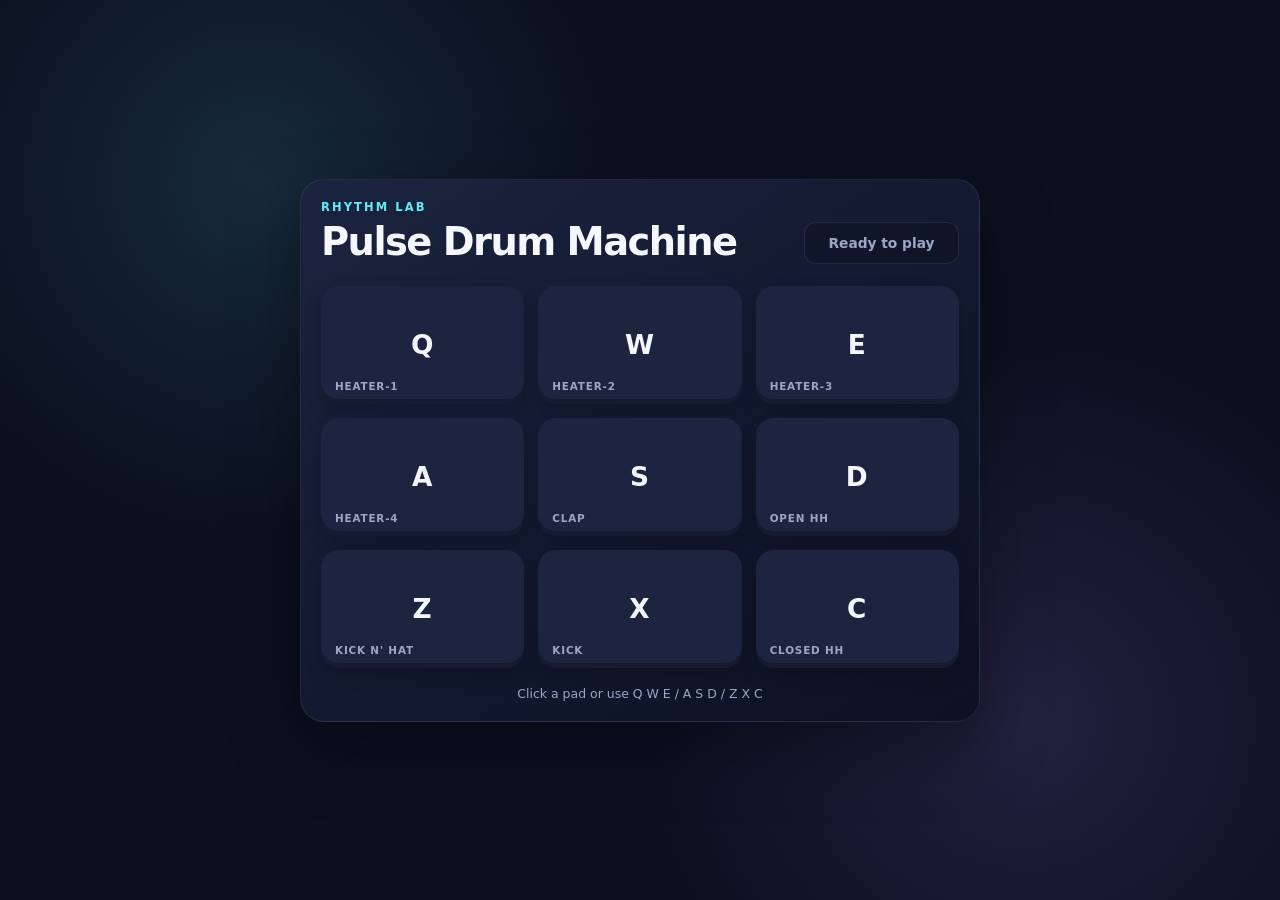
<file: Drum Machine/index.html>
<!DOCTYPE html>
<html lang="en">
<head>
  <meta charset="UTF-8" />
  <meta name="viewport" content="width=device-width, initial-scale=1.0" />
  <meta name="description" content="the best and the most frequent used pulse drum machine which  plays the music"/>
  <title>Pulse Drum Machine</title>
  <link rel="stylesheet" href="styles.css" />
</head>
<body>
  <div id="drum-machine">
     <div class="header">
      <div>
        <p class="eyebrow">Rhythm Lab</p>
        <h1>Pulse Drum Machine</h1>
      </div>

      <p id="display">Ready to play</p>
    </div>
    <div id="pad-bank">
      <button class="drum-pad" id="heater-1" data-sound="Heater-1">Q
        <audio class="clip" src="https://cdn.freecodecamp.org/curriculum/drum/Heater-1.mp3" id="Q">
      </button>
      <button class="drum-pad" id="heater-2" data-sound="Heater-2">W
        <audio class="clip" src="https://cdn.freecodecamp.org/curriculum/drum/Heater-2.mp3" id="W">
      </button>

      <button class="drum-pad" id="heater-3" data-sound="Heater-3">E
        <audio class="clip" src="https://cdn.freecodecamp.org/curriculum/drum/Heater-3.mp3" id="E">
      </button>

      <button class="drum-pad" id="heater-4" data-sound="Heater-4">A
        <audio class="clip" src="https://cdn.freecodecamp.org/curriculum/drum/Heater-4_1.mp3" id="A">
      </button>

      <button class="drum-pad" id="clap" data-sound="clap">S
        <audio class="clip" src="https://cdn.freecodecamp.org/curriculum/drum/Heater-6.mp3" id="S">
      </button>

      <button class="drum-pad" id="open-hh" data-sound="Open HH">D
        <audio class="clip" src="https://cdn.freecodecamp.org/curriculum/drum/Dsc_Oh.mp3" id="D">
      </button>

      <button class="drum-pad" id="kick-n-hat" data-sound="Kick n' Hat">Z
        <audio class="clip" src="https://cdn.freecodecamp.org/curriculum/drum/Kick_n_Hat.mp3" id="Z">
      </button>

      <button class="drum-pad" id="kick" data-sound="kick">X
        <audio class="clip" src="https://cdn.freecodecamp.org/curriculum/drum/RP4_KICK_1.mp3" id="X">
      </button>

      <button class="drum-pad" id="closed-hh" data-sound="Closed HH">C
        <audio class="clip" src="https://cdn.freecodecamp.org/curriculum/drum/Cev_H2.mp3" id="C">
      </button>

    </div>
     <div class="footer">
      Click a pad or use Q W E / A S D / Z X C
    </div>
  </div>
  <script src="script.js"></script>
</body>
</html>
</file>
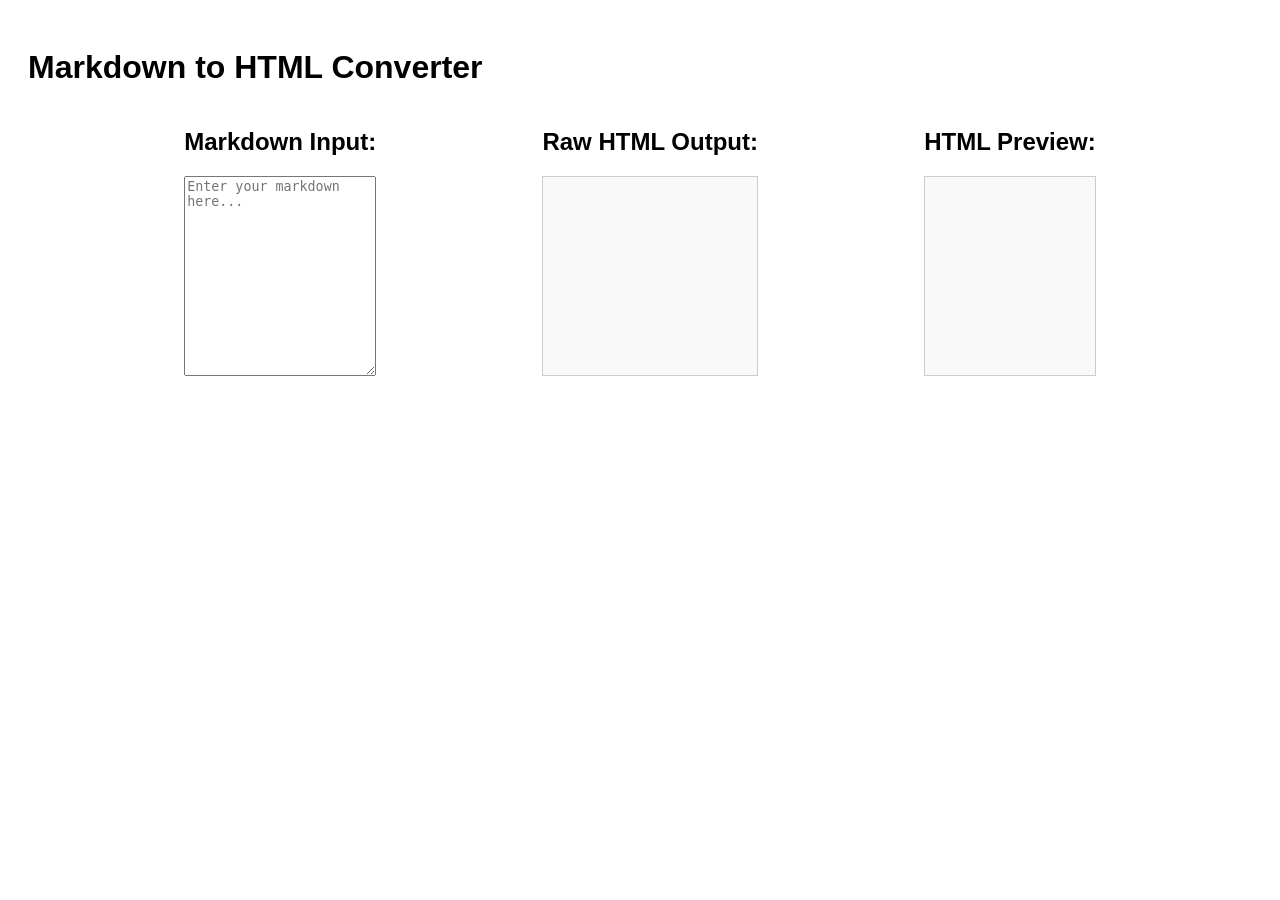
<file: Markdown to HTML Converter/index.html>
<!DOCTYPE html>
<html lang="en">

<head>
    <meta charset="UTF-8">
    <meta name="viewport" content="width=device-width, initial-scale=1.0">
    <title>Markdown to HTML Converter</title>
    <link rel="stylesheet" href="styles.css">
</head>

<body>
    <h1>Markdown to HTML Converter</h1>
    <div id="container">
        <div class="container">
            <h2>Markdown Input:</h2>
            <textarea id="markdown-input" placeholder="Enter your markdown here..."></textarea>
        </div>
        <div class="container">
            <h2>Raw HTML Output:</h2>
            <div id="html-output"></div>
        </div>
        <div class="container">
            <h2>HTML Preview:</h2>
            <div id="preview"></div>
        </div>
    </div>
    <script src="script.js"></script>
</body>

</html>
</file>
<file: Drum Machine/styles.css>
:root{
  --bg: #0b1020;
  --panel: #151b31;
  --panel-2: #1c2440;
  --text: #f5f7ff;
  --muted: #9ba6c7;
  --accent: #67e8f9;
  --accent-2: #a78bfa;
  --shadow: rgba(0,0,0,0.35);
}

* {
  box-sizing: border-box;
}

body {
  margin: 0;
  min-height: 100vh;
  display: grid;
  place-items: center;
  padding: 24px;

  font-family:
    Inter,
    ui-sans-serif,
    system-ui,
    -apple-system,
    BlinkMacSystemFont,
    "Segoe UI",
    sans-serif;

  color: var(--text);

  background:
    radial-gradient(
      circle at 20% 20%,
      rgba(103, 232, 249, 0.12),
      transparent 28%
    ),
    radial-gradient(
      circle at 80% 80%,
      rgba(167, 139, 250, 0.14),
      transparent 30%
    ),
    var(--bg);
}

#drum-machine {
   width: min(680px, 100%);
   padding: 20px;
   border: 1px solid rgba(255, 255, 255, 0.08);
   border-radius: 24px;
   background:
    linear-gradient(
      145deg,
      rgba(28, 36, 64, 0.96),
      rgba(12, 17, 34, 0.98)
    );
    box-shadow: 0 24px 70px var(--shadow);
}

.header {
  display: flex;
  align-items: end;
  justify-content: space-between;
  gap: 20px;
  margin-bottom: 22px;
}

.eyebrow {
  margin: 0 0 5px;
  color: var(--accent);
  font-size: 0.72rem;
  font-weight: 800;
  letter-spacing: 0.18em;
  text-transform: uppercase;
}

h1{
  margin: 0;
   font-size: clamp(1.7rem, 5vw, 2.4rem);
   letter-spacing: -0.04em;
}

#display {
  min-width: 155px;
  margin: 0;
  padding: 12px 14px;

  border: 1px solid rgba(255, 255, 255, 0.09);
  border-radius: 12px;

  color: var(--muted);
  background: rgba(0, 0, 0, 0.18);

  text-align: center;
  font-size: 0.86rem;
  font-weight: 700;
}

#pad-bank {
  display: grid;
  grid-template-columns: repeat(3, 1fr);
  gap: 14px;
}

.drum-pad {
  position: relative;

  min-height: 118px;

  border: 0;
  border-radius: 18px;

  color: var(--text);
  background: var(--panel-2);

  box-shadow:
    inset 0 -5px 0 rgba(0, 0, 0, 0.25),
    0 8px 18px rgba(0, 0, 0, 0.18);

  cursor: pointer;

  font: inherit;
  font-size: 1.65rem;
  font-weight: 900;

  letter-spacing: 0.04em;

  transition:
    transform 0.08s ease,
    box-shadow 0.08s ease,
    background 0.08s ease;

  overflow: hidden;
}

.drum-pad::after {
  content: attr(data-sound);

  position: absolute;
  left: 14px;
  bottom: 12px;

  font-size: 0.65rem;
  font-weight: 700;
  letter-spacing: 0.08em;

  color: var(--muted);

  text-transform: uppercase;
}

.drum-pad:hover {
  background: #252e50;
  transform: translateY(-2px);
}

.drum-pad:active,
.drum-pad.active {
  transform: translateY(4px);

  background:
    linear-gradient(
      145deg,
      rgba(103, 232, 249, 0.28),
      rgba(167, 139, 250, 0.3)
    );

  box-shadow:
    inset 0 3px 0 rgba(255, 255, 255, 0.08);
}

.footer {
  margin-top: 18px;

  color: var(--muted);

  text-align: center;
  font-size: 0.78rem;
}

@media (max-width: 520px) {
  #drum-machine {
    padding: 20px;
  }

  #pad-bank {
    gap: 10px;
  }

  .drum-pad {
    min-height: 96px;
  }

  .header {
    align-items: stretch;
    flex-direction: column;
  }

  #display {
    width: 100%;
  }
}
</file>
<file: Markdown to HTML Converter/styles.css>
* {
     box-sizing: border-box;
}
 body {
     font-family: Arial, sans-serif;
     padding: 20px;
}
 #markdown-input {
     width: 100%;
     height: 100px;
}
 #html-output, #preview {
     height: 100px;
     display: inline-block;
     width: 100%;
     border: 1px solid #ccc;
     padding: 10px;
     margin: auto;
     white-space: pre-wrap;
     background-color: #f9f9f9;
}
 @media (min-width: 600px) {
     #markdown-input, #html-output, #preview {
         height: 200px;
         margin: 0;
    }
     #container {
         display: flex;
         justify-content: space-evenly;
         gap: 10px;
    }
}
</file>
